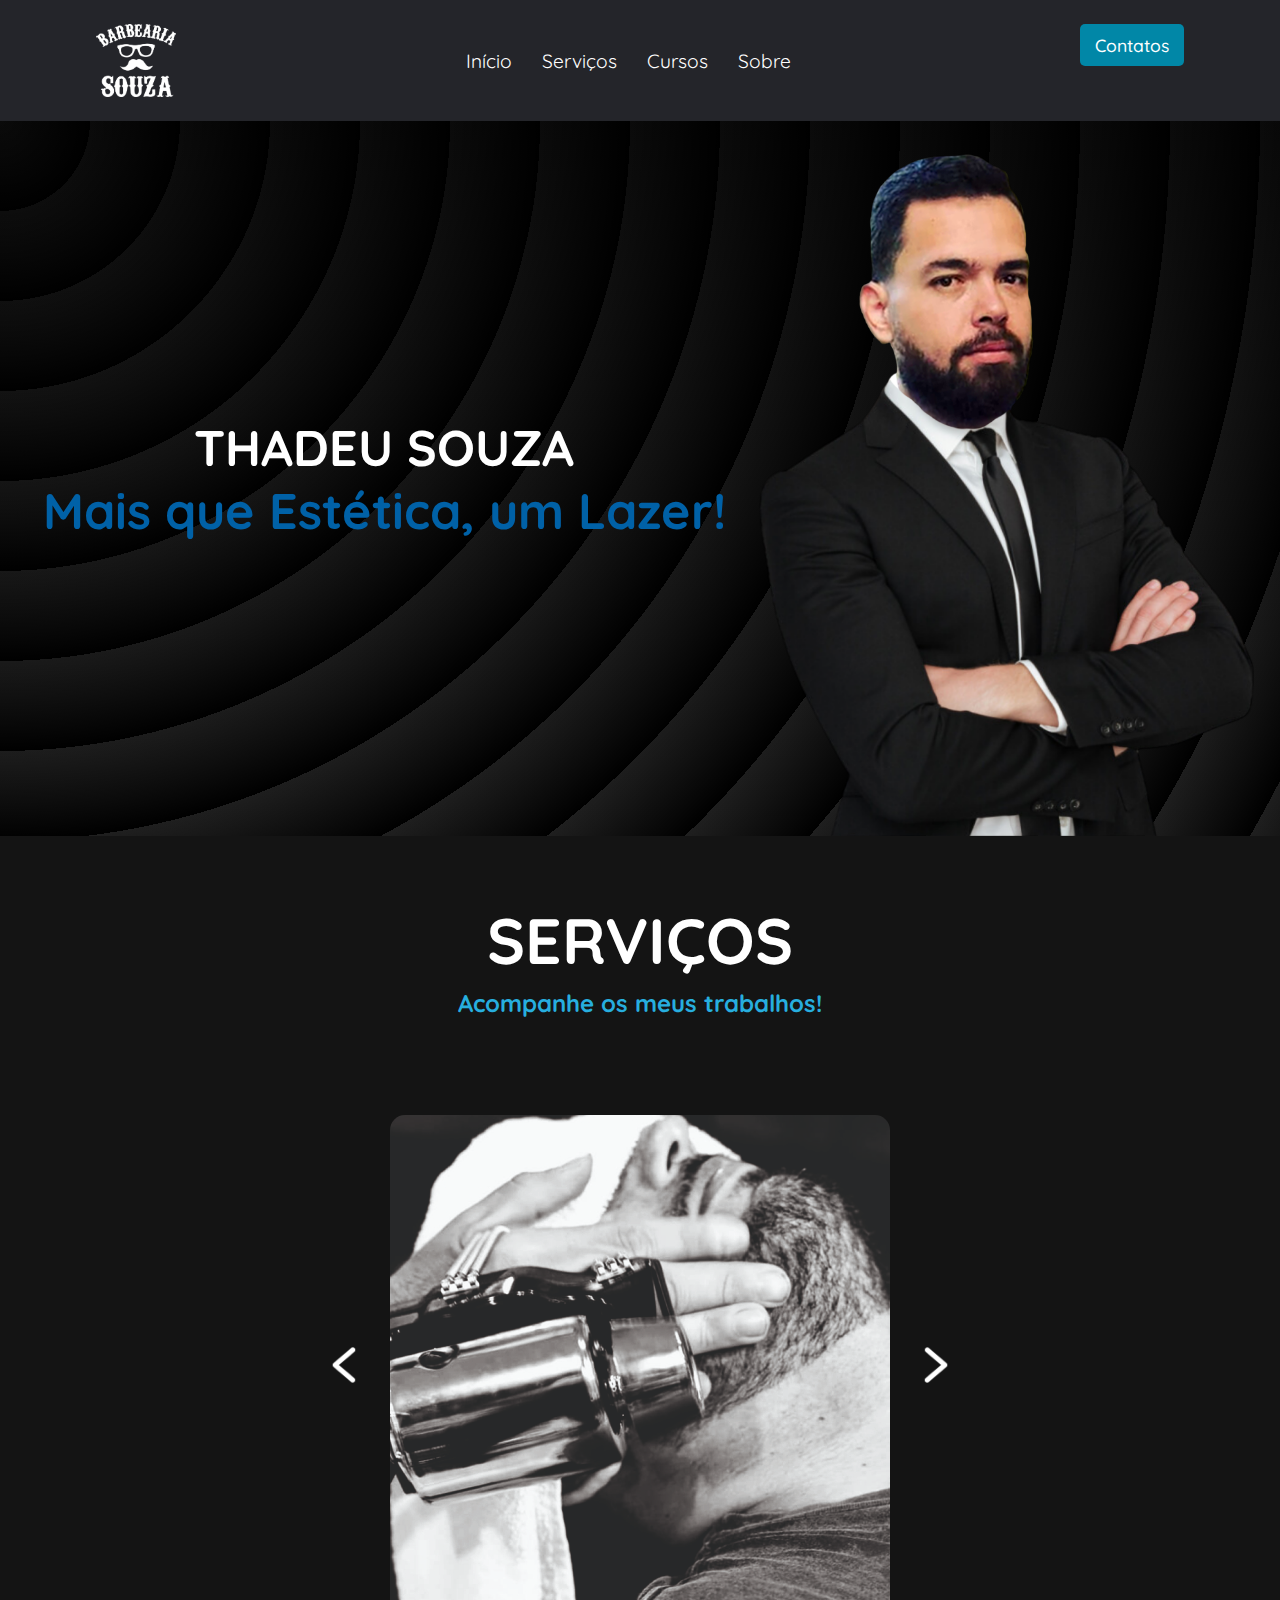
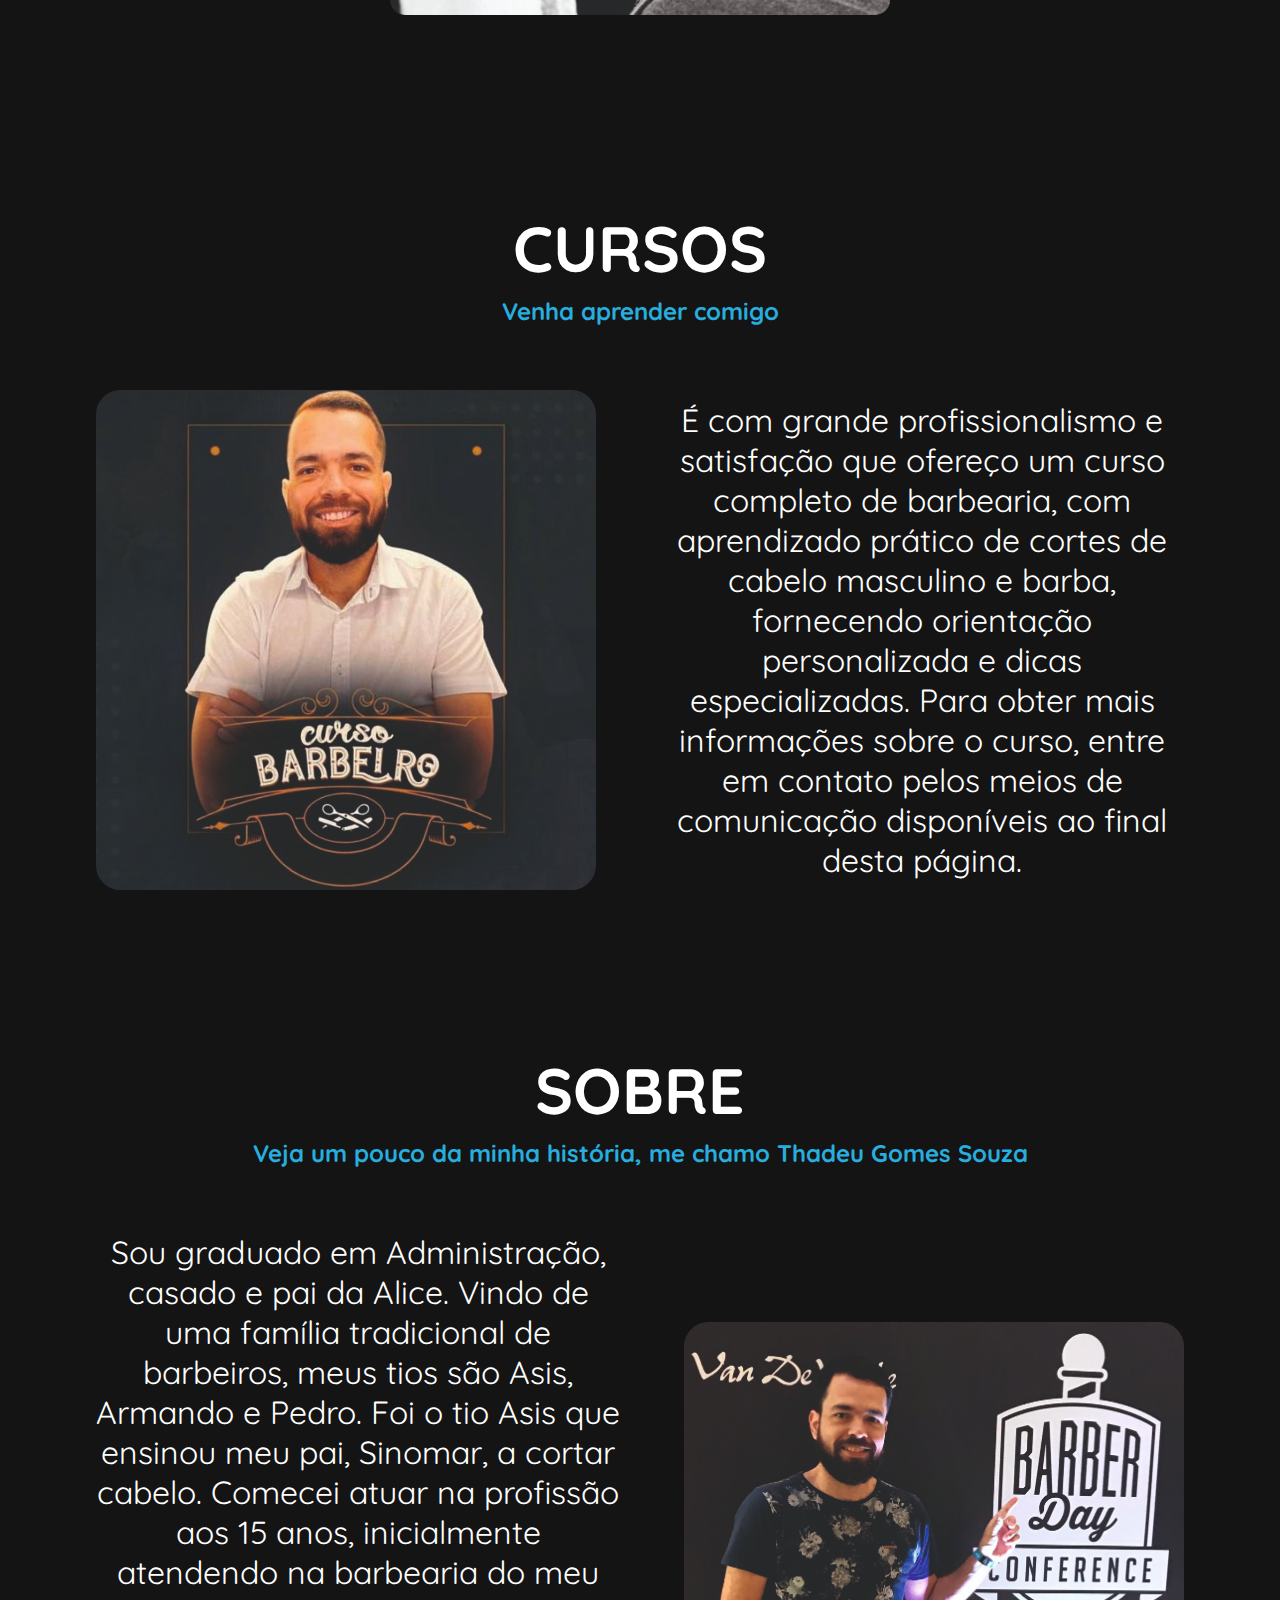
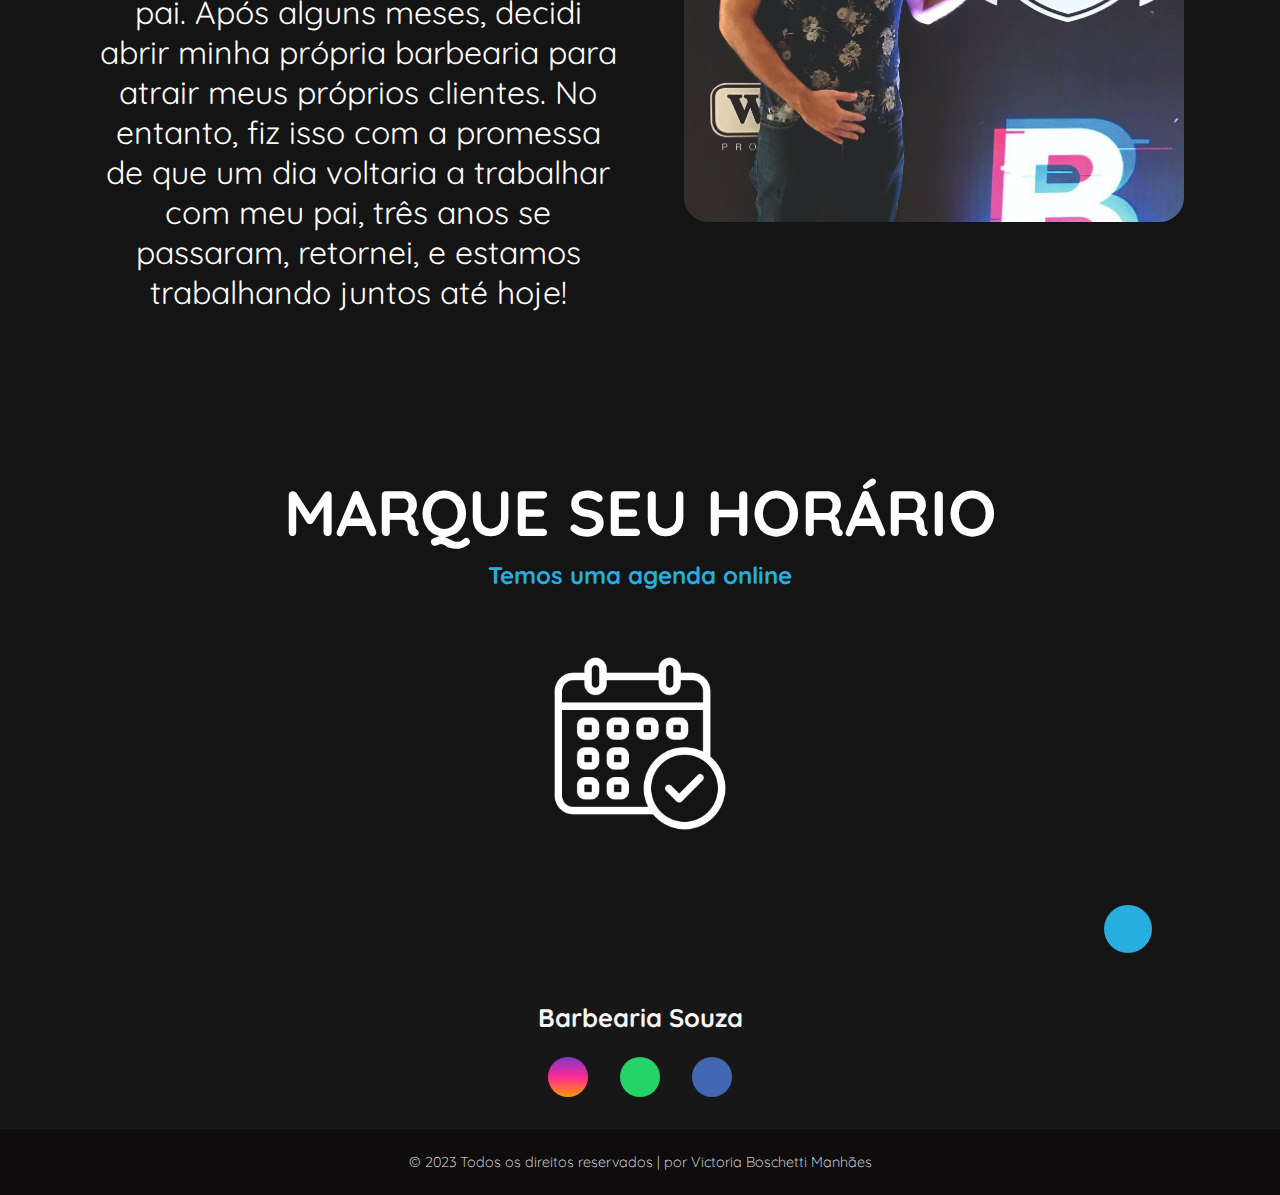
<file: barbearia.souzafrutal/index.html>
<!DOCTYPE html>
<html lang="pt-br">

<head>
    <meta charset="UTF-8">
    <meta http-equiv="X-UA-Compatible" content="IE=edge">
    <meta name="viewport" content="width=device-width, initial-scale=1.0">

    <link rel="shortcut icon" href="./assets/img/favicon.png" type="image/x-icon">

    <link rel="stylesheet" href="https://cdnjs.cloudflare.com/ajax/libs/font-awesome/6.4.0/css/all.min.css" integrity="sha512-iecdLmaskl7CVkqkXNQ/ZH/XLlvWZOJyj7Yy7tcenmpD1ypASozpmT/E0iPtmFIB46ZmdtAc9eNBvH0H/ZpiBw==" crossorigin="anonymous" referrerpolicy="no-referrer" />

    <link rel="stylesheet" href="assets/css/style.css">
    <link rel="stylesheet" href="./assets/css/scroll.css">

    <title>Barbearia Souza</title>
    
</head>

<body>
    <header id="inicio">
        <nav class="nav-bar">
            <div>
                <img class="logo" src="./assets/img/logo.png" alt="logo">
            </div>
            <div class="nav-list">
                <ul>
                    <li class="nav-item"><a href="#inicio" class="nav-link">Início</a></li>
                    <li class="nav-item"><a href="#servicos" class="nav-link">Serviços</a></li>
                    <li class="nav-item"><a href="#cursos" class="nav-link">Cursos</a></li>
                    <li class="nav-item"><a href="#sobre" class="nav-link">Sobre</a></li>
                </ul>
            </div>
            <div class="contato-button">
                <button><a href="#contatos">Contatos</a></button>
            </div>

            <div class="mobile-menu-icon">
                <button onclick="menuShow()"><img class="icon" src="assets/img/menu_white_36dp.svg" alt=""></button>
            </div>
        </nav>

        <div class="mobile-menu">
            <ul>
                    <li class="nav-item"><a href="#inicio" class="nav-link">Início</a></li>
                    <li class="nav-item"><a href="#servicos" class="nav-link">Serviços</a></li>
                    <li class="nav-item"><a href="#cursos" class="nav-link">Cursos</a></li>
                    <li class="nav-item"><a href="#sobre" class="nav-link">Sobre</a></li>
            </ul>

            <div class="contato-button">
                <button><a href="#contatos">Contatos</a></button>
            </div>
        </div>
    </header>

    <section class="banner">
        <h1>THADEU SOUZA<br><span>Mais que Estética, um Lazer!</span></br></h1>
        <img src="./assets/img/thadeu_banner.png" alt="Thadeu" class="thadeu">
    </section>

    <main>
        <section id="servicos" class="main-sections">
            <h1>SERVIÇOS</h1>
            <h5>Acompanhe os meus trabalhos!</h5>

            <div class="container-slider">
                <button id="prev-btn"><img src="./assets/img/arrow.png" alt="prev-btn"></button>
                <div class="container-images-slider">
                    <img src="./assets/img/trabalho1.jpg" alt="trabalho1" class="slider on">
                    <img src="./assets/img/trabalho2.jpg" alt="trabalho2" class="slider">
                    <img src="./assets/img/trabalho3.jpg" alt="trabalho3" class="slider">
                    <img src="./assets/img/trabalho4.jpg" alt="trabalho4" class="slider">
                    <img src="./assets/img/trabalho5.jpg" alt="trabalho5" class="slider">
                    <img src="./assets/img/trabalho6.jpg" alt="trabalho6" class="slider">
                </div>
                <button id="next-btn"><img src="./assets/img/arrow.png" alt="next-btn"></button>
            </div>
        </section>

        <section id="cursos" class="main-sections">
            <h1>CURSOS</h1>
            <h5>Venha aprender comigo</h5>
            <div class="container-curso">
                <img src="./assets/img/cursos.JPG" alt="cursos">
                <p>É com grande profissionalismo e satisfação que ofereço um curso completo de barbearia, com aprendizado prático de cortes de cabelo masculino e barba, fornecendo orientação personalizada e dicas especializadas. Para obter mais informações sobre o curso, entre em contato pelos meios de comunicação disponíveis ao final desta página.</p>
            </div>
        </section>

        <section id="sobre" class="main-sections">
            <h1>SOBRE</h1>
            <h5>Veja um pouco da minha história, me chamo Thadeu Gomes Souza</h5>

            <div class="container-sobre">
                <p>Sou graduado em Administração, casado e pai da Alice. Vindo de uma família tradicional de barbeiros, meus tios são Asis, Armando e Pedro. Foi o tio Asis que ensinou meu pai, Sinomar, a cortar cabelo. Comecei atuar na profissão aos 15 anos, inicialmente atendendo na barbearia do meu pai. Após alguns meses, decidi abrir minha própria barbearia para atrair meus próprios clientes. No entanto, fiz isso com a promessa de que um dia voltaria a trabalhar com meu pai, três anos se passaram, retornei, e estamos trabalhando juntos até hoje!</p>
                <img src="./assets/img/sobre.jpg" alt="sobre">
            </div>
        </section>

        <section id="contatos" class="main-sections">
            <h1>MARQUE SEU HORÁRIO</h1>
            <h5>Temos uma agenda online</h5>

            <div class="container-agende">
                <a href="https://agendeonline.salonsoft.com.br/60943"><img src="./assets/img/schedule.png" alt="agenda"></a>
            </div>
        </section>

    </main>

    <div class="back-home">
        <a href="#inicio"><i class="fa-solid fa-angle-up"></i></a>
    </div>

    <footer>
        <div id="footer_content">

            <div id="footer_contacts">
                <h1>Barbearia Souza</h1>

                <div id="footer_social_media">
                    <a href="https://www.instagram.com/barbearia.souzafrutal/" class="footer-link" id="instagram">
                        <i class="fa-brands fa-instagram"></i>
                    </a>

                    <a href="https://wa.me/553496640888" class="footer-link" id="whatsapp">
                        <i class="fa-brands fa-whatsapp"></i>
                    </a>

                    <a href="mailto:thadeu.adm@hotmail.com" class="footer-link" id="email">
                        <i class="fa-regular fa-envelope"></i>
                    </a>
                </div>

            </div>
        </div>

        <div id="footer_copyright">
            &#169
            2023 Todos os direitos reservados | por Victoria Boschetti Manhães
        </div>
    </footer>

    <script src="assets/js/script.js" defer></script>
</body>

</html>
</file>
<file: barbearia.souzafrutal/assets/css/style.css>
@import url('https://fonts.googleapis.com/css2?family=Quicksand:wght@300;400;500;600&display=swap');

:root{
    --color-neutral-0: #0e0c0c;
    --color-neutral-10: #171717;
    --color-neutral-30: #a8a29e;
    --color-neutral-40: #f5f5f5;
}

*{
    margin: 0;
    padding: 0;
    box-sizing: border-box;
    font-family: 'Quicksand', sans-serif;
}

html{
    scroll-behavior: smooth;
    background-color:  #141414;
}

header {
    background-color: #24252a;
    box-shadow: 0px 3px 10px #464646;
}

.nav-bar {
    display: flex;
    justify-content: space-between;
    padding: 1.5rem 6rem;
}

.logo {
    width: 80px;
    display: flex;
    align-items: center;
}

.nav-list {
    display: flex;
    align-items: center;
}

.nav-list ul {
    display: flex;
    justify-content: center;
    list-style: none;
}

.nav-item {
    margin: 0 15px;
}

.nav-item a:hover{
    text-decoration: underline #0187a7 4px;
}

.nav-link {
    text-decoration: none;
    font-size: 1.20rem;
    color: #fff;
    font-weight: 400;
}

.contato-button button {
    border: none;
    padding: 10px 15px;
    border-radius: 5px;
    background-color: #0187a7;
}

.contato-button button:hover{
    background-color: #046077;
}

.contato-button button a {
    text-decoration: none;
    color: #fff;
    font-weight: 500;
    font-size: 1.1rem;
}

.mobile-menu-icon {
    display: none;
}

.mobile-menu {
    display: none;
}

.thadeu{
    width: 40%;
    padding-top: 2rem;
}

.banner{
    width: 100%;
    height: auto;
    min-height: 300px;
    background-position: center;
    background-repeat: no-repeat;
    background-size: cover;
    display: flex;
    align-items: center;
    justify-content: center;
    background-color: #000000;
    background-image:  repeating-radial-gradient( circle at 0 0, transparent 0,
    #000000 90px ), repeating-linear-gradient( #1f1f1f55, #1f1f1f );
}

.banner h1{
    font-size: 50px;
    color: white;
    text-align: center;
    padding: 0 20px;
}

.banner h1 span{
    color: #0061a7;
}

.main-sections{
    width: 100%;
    text-align: center;
    padding: 4rem;
    font-size: 32px;
    color: white;
}

.main-sections h1{
    padding-bottom: 8px;
}

.main-sections h5{
    padding-bottom: 2rem;
    font-size: 24px;
    color: #27aedf;
}

.main-sections img{
    border-radius: 3%;
}

.container-slider{
    display: flex;
    width: 100%;
    min-height: 70vh;
    align-items: center;
    justify-content: center;
    gap: 1rem;
}

.container-images-slider{
    position: relative;
    display: flex;
    align-items: center;
    justify-content: center;
    width: 500px;
}

.slider{
    opacity: 0;
    transition: opacity .2s;
    position: absolute;
    width: 100%;
}

.on{
    opacity: 1;
}

#prev-btn, #next-btn{
    width: 60px;
    height: 60px;
    border: none;
    background-color: transparent;
    cursor: pointer;
}

#prev-btn img, #next-btn img{
    width: 100%;
    height: 100%;
}

#prev-btn{
    transform: rotate(180deg);
}

.container-curso{
    width: 100%;
    display: flex;
    align-items: center;
    justify-content: center;
}

.container-curso img{
    padding: 2rem;
    border-radius: 10%;
}

.container-curso p{
    padding: 2rem;
}

.container-sobre{
    display: flex;
    align-items: center;
    justify-content: center;
}

.container-sobre img{
    padding: 2rem;
    border-radius: 10%;
}

.container-sobre p{
    padding: 2rem;
}

.container-agende{
    padding-top: 2rem;
}

.container-agende img{
    width: 15.5%;
}

.back-home{
    display: flex;
    justify-content: right;
    padding-right: 8rem;
    padding-bottom: 1rem;
}

.back-home a{
    display: flex;
    justify-content: center;
    align-items: center;
    text-decoration: none;
    width: 3rem;
    height: 3rem;
    border-radius: 50%;
    color: var(--color-neutral-40);
    background-color: #27aedf;
    transition: all 0.4s;
}

.back-home a:hover{
    opacity: 0.8;
}

footer{
    width: 100%;
    color: var(--color-neutral-40);
}

.footer-link{
    text-decoration: none;
}

#footer_content{
    background-color: var(--color-neutral-10);
    display: flex;
    justify-content: center;
    align-items: center;
    padding: 2rem 2.5rem;
}

#footer_contacts h1{
    font-size: 25.5px;
    margin-bottom: 0.75rem;
}

#footer_social_media{
    display: flex;
    justify-content: center;
    align-items: center;
    gap: 2rem;
    margin-top: 1.5rem;
}

#footer_social_media .footer-link{
    display: flex;
    align-items: center;
    justify-content: center;
    width: 2.5rem;
    height: 2.5rem;
    color: var(--color-neutral-40);
    border-radius: 50%;
    transition: all 0.4s;
}

#footer_social_media .footer-link:hover{
    opacity: 0.8;
}

#instagram{
    background: linear-gradient(#7f37c9, #ff2992, #ff9807);
}

#whatsapp{
    background-color: #25d366;
}

#email{
    background-color: #4267b3;
}

#footer_copyright{
    display: flex;
    justify-content: center;
    background-color: var(--color-neutral-0);
    font-size: .9rem;
    padding: 1.5rem;
    font-weight: 100;
}

@media screen and (max-width: 767px) {
    .logo{
        width:40px;
    }
    .nav-bar {
        padding: 1.5rem 4rem;
    }
    .nav-item {
        display: none;
    }
    .contato-button {
        display: none;
    }
    .mobile-menu-icon {
        display: block;
    }
    .mobile-menu-icon button {
        background-color: transparent;
        border: none;
        cursor: pointer;
    }
    .mobile-menu ul {
        display: flex;
        flex-direction: column;
        text-align: center;
        padding-bottom: 1rem;
    }
    .mobile-menu .nav-item {
        display: block;
        padding-top: 1.2rem;
    }
    .mobile-menu .contato-button {
        display: block;
        padding: 1rem 2rem;
    }
    .mobile-menu .contato-button button {
        width: 100%;
    }
    .open {
        display: block;
    }

    .banner h1{
        display: block;
        align-items: center;
        justify-content: center;
        font-size: 30px;
        color: white;
        padding: 0 20px;
    }
    .banner h1 span{
        display: block;
        align-items: center;
        justify-content: center;
        padding-top: 1rem;
        font-size: 15px;
        color: #0061a7;
    }
    .banner .thadeu{
        width: 50%;
    }

    .main-sections{
        padding: 2rem;
    }
    .main-sections h1{
        padding: .2rem;
        font-size: 25px;
    }
    .main-sections h5{
        padding: .2rem;
        font-size: 20px;
    }
    .container-curso{
        display: block;
        align-items: center;
        font-size: 17px;
    }
    .container-curso img{
        padding: .5rem;
        width: 100%;
    }
    .container-sobre{
        display: block;
        align-items: center;
        font-size: 14px;
    }
    .container-sobre img{
        padding: .5rem;
        width: 100%;
    }

    .container-slider{
        display: flex;
        width: 100%;
        min-height: 30vh;
        align-items: center;
        justify-content: center;
        gap: 1rem;
    }
    .container-images-slider{
        width: 95%;
        height: 95%;
    }

    .back-home{
        padding-right: 20px;
    }
}
</file>
<file: barbearia.souzafrutal/assets/css/scroll.css>
/* ===== Scrollbar CSS ===== */
  /* Firefox */
  * {
    scrollbar-width: auto;
    scrollbar-color: #27aedf #303030;
  }

  /* Chrome, Edge, and Safari */
  *::-webkit-scrollbar {
    width: 10px;
  }

  *::-webkit-scrollbar-track {
    background: #303030;
  }

  *::-webkit-scrollbar-thumb {
    background-color: #27aedf;
    border-radius: 10px;
  }

  *::-webkit-scrollbar-thumb:hover {
    background-color: #0061a7;
  }
</file>
